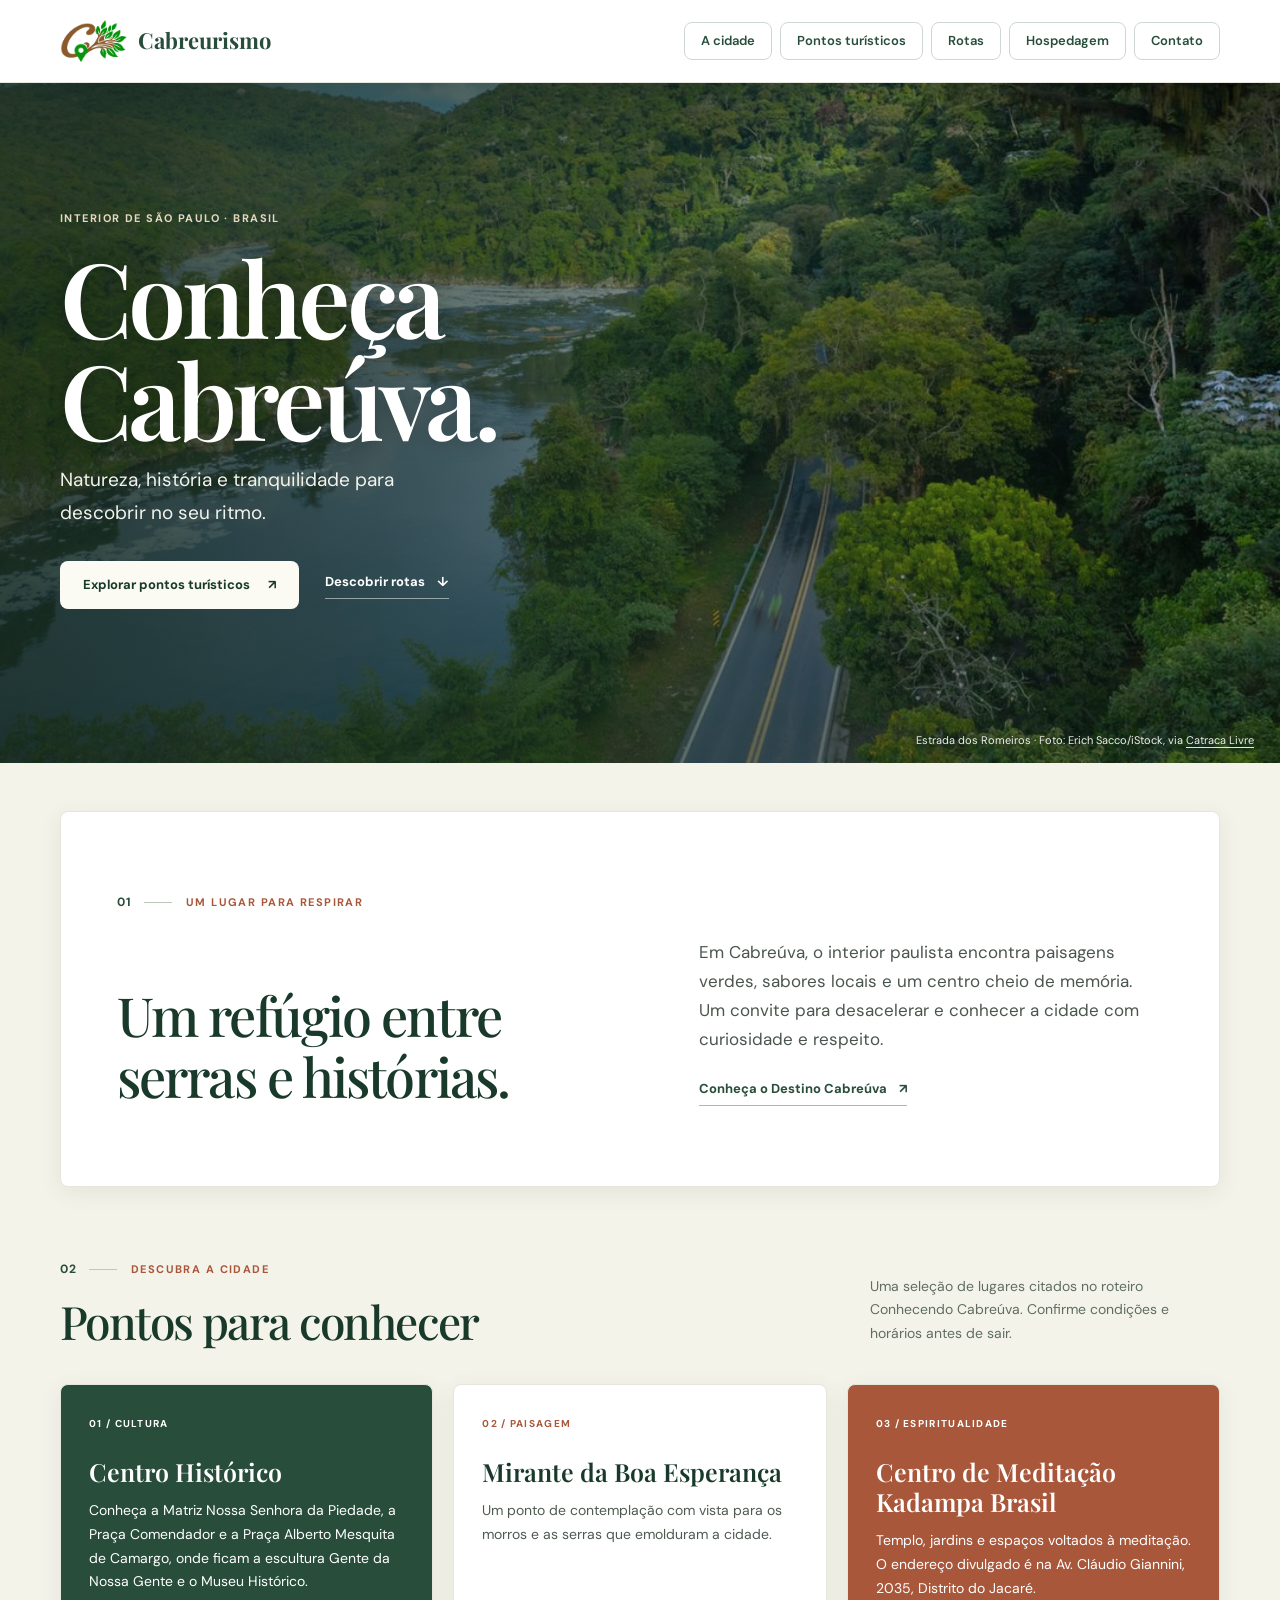
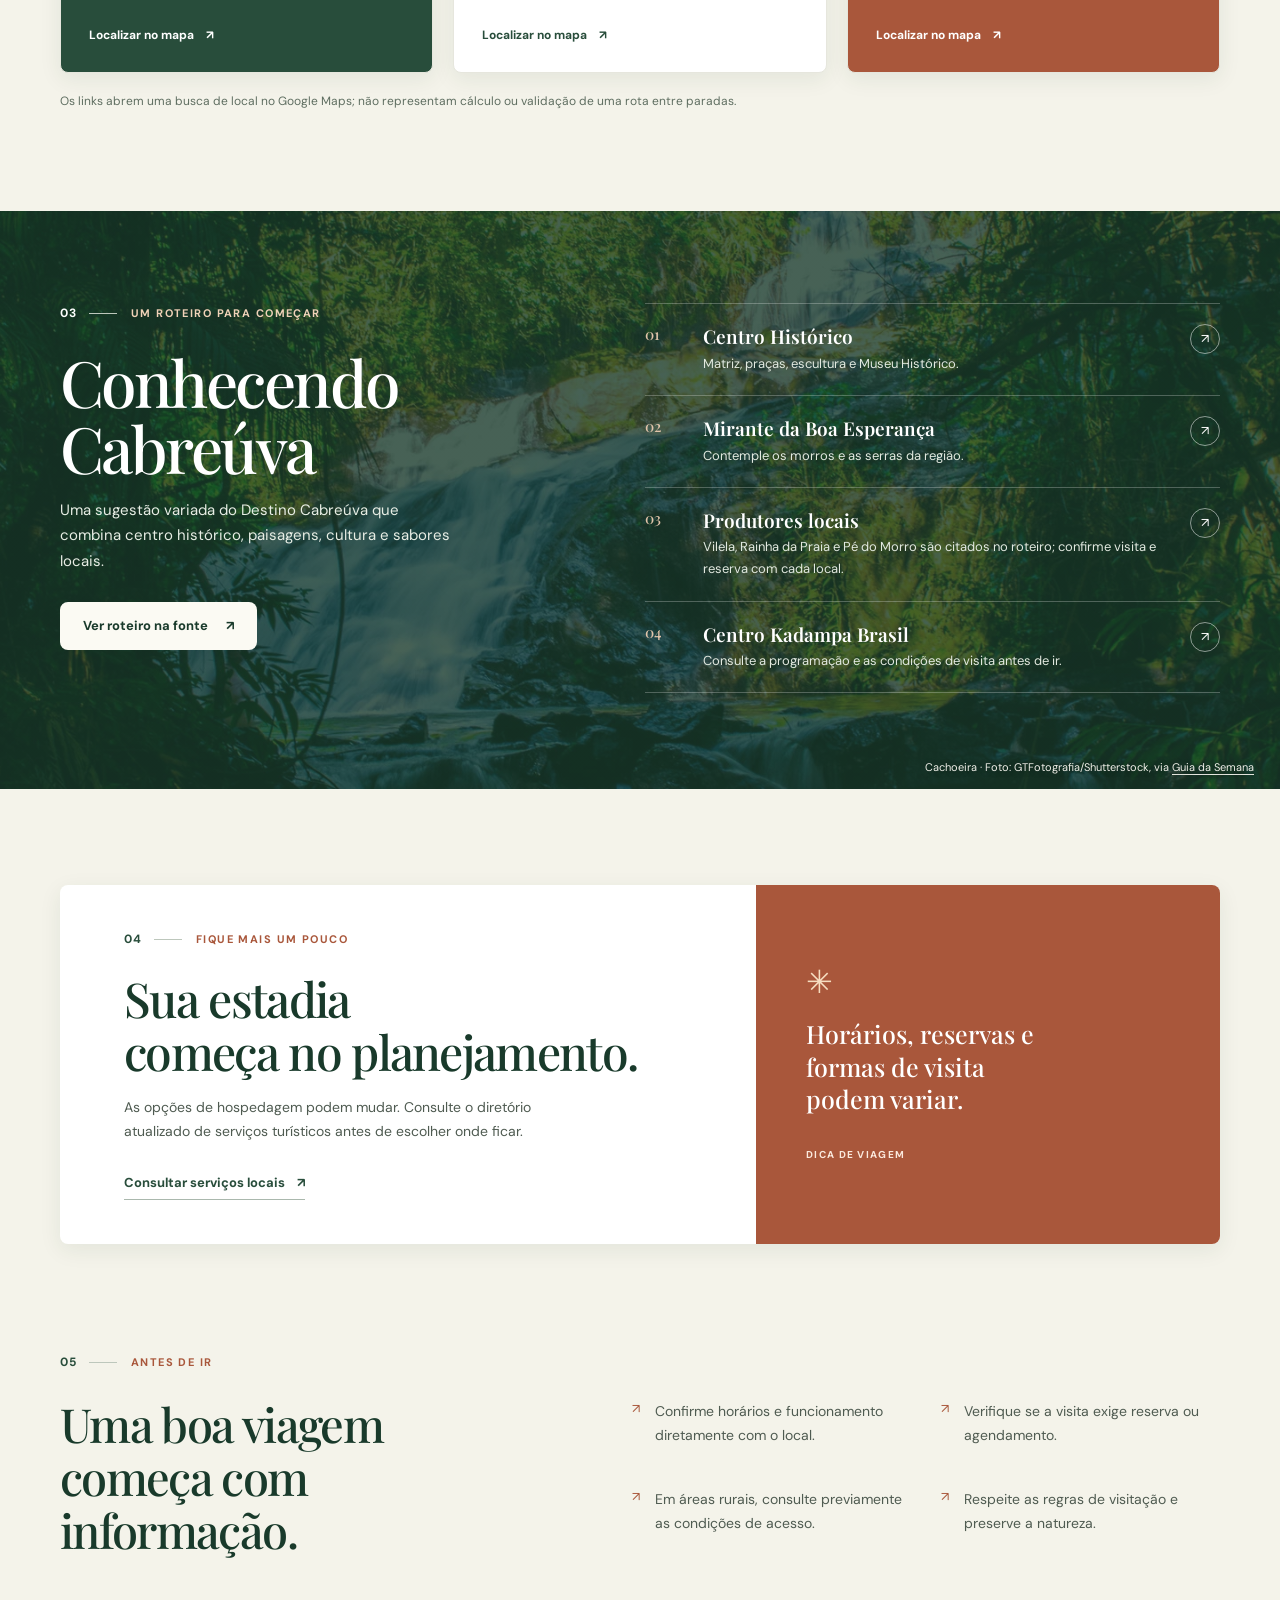
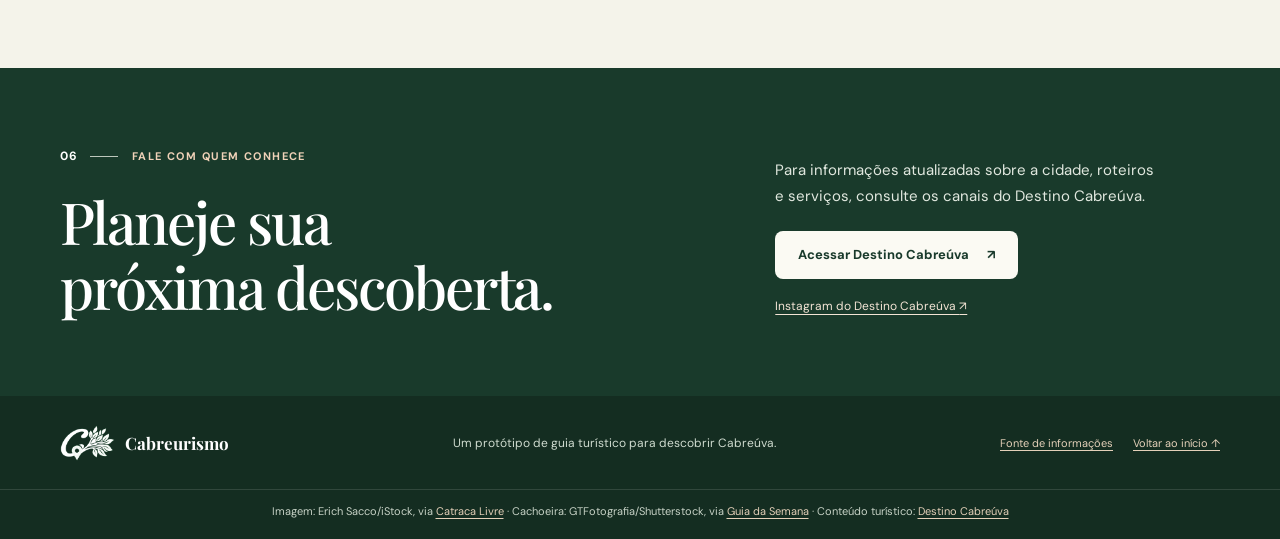
<file: index.html>
<!doctype html>
<html lang="pt-BR">
  <head>
    <meta charset="utf-8">
    <meta name="viewport" content="width=device-width, initial-scale=1">
    <meta name="theme-color" content="#284d3b">
    <meta name="description" content="Descubra pontos turísticos, paisagens e roteiros para conhecer Cabreúva, no interior de São Paulo.">
    <meta property="og:type" content="website">
    <meta property="og:title" content="Cabreurismo — conheça Cabreúva">
    <meta property="og:description" content="Um guia simples para explorar a natureza, a cultura e os roteiros de Cabreúva.">
    <title>Cabreúrismo — conheça Cabreúva</title>
    <link href="https://cdn.jsdelivr.net/npm/bootstrap@5.3.3/dist/css/bootstrap.min.css" rel="stylesheet">
    <link rel="stylesheet" href="style.css">
  </head>
  <body>
    <a class="skip-link" href="#conteudo">Pular para o conteúdo</a>

    <header class="site-header" id="inicio">
  <div class="header-inner">
    <a class="brand" href="#inicio" aria-label="Cabreurismo — início">
      <img class="brand-logo" src="images/logocabreurismo.png" alt="">
      <span>Cabreurismo</span>
    </a>

    <nav class="main-nav" aria-label="Navegação principal">
      <a class="btn btn-forest" href="#cidade">A cidade</a>
      <a class="btn btn-forest" href="#atrativos">Pontos turísticos</a>
      <a class="btn btn-forest" href="#roteiros">Rotas</a>
      <a class="btn btn-forest" href="#hospedagem">Hospedagem</a>
      <a class="btn btn-forest" href="#contato">Contato</a>
    </nav>
  </div>
</header>

    <main id="conteudo">
      <section class="hero" aria-labelledby="hero-title">
        <img class="hero-image" src="images/estrada-dos-romeiros-cabreuva.jpg.jpeg" alt="Vista aérea da Estrada dos Romeiros atravessando uma paisagem verde de Cabreúva" fetchpriority="high">
        <div class="hero-shade" aria-hidden="true"></div>
        <div class="hero-copy">
          <p class="eyebrow eyebrow-light">Interior de São Paulo · Brasil</p>
          <h1 id="hero-title">Conheça<br>Cabreúva.</h1>
          <p class="hero-description">Natureza, história e tranquilidade para descobrir no seu ritmo.</p>
          <div class="hero-actions">
            <a class="button button-light" href="#atrativos">Explorar pontos turísticos <span aria-hidden="true">↗</span></a>
            <a class="text-link text-link-light" href="#roteiros">Descobrir rotas <span aria-hidden="true">↓</span></a>
          </div>
        </div>
        <p class="photo-credit">Estrada dos Romeiros · Foto: Erich Sacco/iStock, via <a href="https://catracalivre.com.br/viagem-livre/cidade-no-interior-de-sp-se-destaca-por-suas-belezas-naturais-tranquilidade-e-bom-custo-de-vida/" target="_blank" rel="noreferrer">Catraca Livre</a></p>
      </section>

      <section class="intro section-wrap" id="cidade" aria-labelledby="city-title">
        <div class="section-kicker"><span>01</span><span>Um lugar para respirar</span></div>
        <div class="intro-grid">
          <h2 id="city-title">Um refúgio entre<br>serras e histórias.</h2>
          <div class="intro-copy">
            <p>Em Cabreúva, o interior paulista encontra paisagens verdes, sabores locais e um centro cheio de memória. Um convite para desacelerar e conhecer a cidade com curiosidade e respeito.</p>
            <a class="text-link" href="https://destinocabreuva.com/" target="_blank" rel="noreferrer">Conheça o Destino Cabreúva <span aria-hidden="true">↗</span></a>
          </div>
        </div>
      </section>

      <section class="attractions section-wrap" id="atrativos" aria-labelledby="attractions-title">
        <div class="section-heading">
          <div>
            <div class="section-kicker"><span>02</span><span>Descubra a cidade</span></div>
            <h2 id="attractions-title">Pontos para conhecer</h2>
          </div>
          <p>Uma seleção de lugares citados no roteiro Conhecendo Cabreúva. Confirme condições e horários antes de sair.</p>
        </div>

        <div class="attraction-grid">
          <article class="place-card place-card-featured">
            <span class="place-number">01 / CULTURA</span>
            <h3>Centro Histórico</h3>
            <p>Conheça a Matriz Nossa Senhora da Piedade, a Praça Comendador e a Praça Alberto Mesquita de Camargo, onde ficam a escultura Gente da Nossa Gente e o Museu Histórico.</p>
            <a class="card-link" href="https://www.google.com/maps/search/?api=1&query=Centro+Hist%C3%B3rico+de+Cabre%C3%BAva+SP" target="_blank" rel="noreferrer">Localizar no mapa <span aria-hidden="true">↗</span></a>
          </article>
          <article class="place-card place-card-sage">
            <span class="place-number">02 / PAISAGEM</span>
            <h3>Mirante da Boa Esperança</h3>
            <p>Um ponto de contemplação com vista para os morros e as serras que emolduram a cidade.</p>
            <a class="card-link" href="https://www.google.com/maps/search/?api=1&query=Mirante+da+Boa+Esperan%C3%A7a+Cabre%C3%BAva+SP" target="_blank" rel="noreferrer">Localizar no mapa <span aria-hidden="true">↗</span></a>
          </article>
          <article class="place-card place-card-clay">
            <span class="place-number">03 / ESPIRITUALIDADE</span>
            <h3>Centro de Meditação Kadampa Brasil</h3>
            <p>Templo, jardins e espaços voltados à meditação. O endereço divulgado é na Av. Cláudio Giannini, 2035, Distrito do Jacaré.</p>
            <a class="card-link" href="https://www.google.com/maps/search/?api=1&query=Centro+de+Medita%C3%A7%C3%A3o+Kadampa+Brasil+Cabre%C3%BAva" target="_blank" rel="noreferrer">Localizar no mapa <span aria-hidden="true">↗</span></a>
          </article>
        </div>
        <p class="section-note">Os links abrem uma busca de local no Google Maps; não representam cálculo ou validação de uma rota entre paradas.</p>
      </section>

      <section class="route-section" id="roteiros" aria-labelledby="route-title">
        <div class="section-wrap route-wrap">
          <div class="route-heading">
            <div class="section-kicker section-kicker-light"><span>03</span><span>Um roteiro para começar</span></div>
            <h2 id="route-title">Conhecendo<br>Cabreúva</h2>
            <p>Uma sugestão variada do Destino Cabreúva que combina centro histórico, paisagens, cultura e sabores locais.</p>
            <a class="button button-light" href="https://destinocabreuva.com/roteiro-conhecendo-cabreuva/" target="_blank" rel="noreferrer">Ver roteiro na fonte <span aria-hidden="true">↗</span></a>
          </div>
          <ol class="route-stops">
            <li><span class="stop-index">01</span><div><h3>Centro Histórico</h3><p>Matriz, praças, escultura e Museu Histórico.</p></div><a href="https://www.google.com/maps/search/?api=1&query=Centro+Hist%C3%B3rico+de+Cabre%C3%BAva+SP" target="_blank" rel="noreferrer" aria-label="Localizar Centro Histórico de Cabreúva no Google Maps">↗</a></li>
            <li><span class="stop-index">02</span><div><h3>Mirante da Boa Esperança</h3><p>Contemple os morros e as serras da região.</p></div><a href="https://www.google.com/maps/search/?api=1&query=Mirante+da+Boa+Esperan%C3%A7a+Cabre%C3%BAva+SP" target="_blank" rel="noreferrer" aria-label="Localizar Mirante da Boa Esperança no Google Maps">↗</a></li>
            <li><span class="stop-index">03</span><div><h3>Produtores locais</h3><p>Vilela, Rainha da Praia e Pé do Morro são citados no roteiro; confirme visita e reserva com cada local.</p></div><a href="https://destinocabreuva.com/roteiro-conhecendo-cabreuva/" target="_blank" rel="noreferrer" aria-label="Consultar informações dos produtores locais no roteiro original">↗</a></li>
            <li><span class="stop-index">04</span><div><h3>Centro Kadampa Brasil</h3><p>Consulte a programação e as condições de visita antes de ir.</p></div><a href="https://www.google.com/maps/search/?api=1&query=Centro+de+Medita%C3%A7%C3%A3o+Kadampa+Brasil+Cabre%C3%BAva" target="_blank" rel="noreferrer" aria-label="Localizar Centro de Meditação Kadampa Brasil no Google Maps">↗</a></li>
          </ol>
         </div>
       <p class="photo-credit">Cachoeira · Foto: GTFotografia/Shutterstock, via <a href="https://www.guiadasemana.com.br/viagens-nacionais/galeria/cabreuva-80-km-sao-paulo-destino-bate-e-volta" target="_blank" rel="noreferrer">Guia da Semana</a></p>
      </section>

      <section class="stay section-wrap" id="hospedagem" aria-labelledby="stay-title">
        <div class="stay-card">
          <div class="stay-copy">
            <div class="section-kicker"><span>04</span><span>Fique mais um pouco</span></div>
            <h2 id="stay-title">Sua estadia<br>começa no planejamento.</h2>
            <p>As opções de hospedagem podem mudar. Consulte o diretório atualizado de serviços turísticos antes de escolher onde ficar.</p>
            <a class="text-link" href="https://destinocabreuva.com/servicos-2/" target="_blank" rel="noreferrer">Consultar serviços locais <span aria-hidden="true">↗</span></a>
          </div>
          <div class="stay-aside" aria-label="Lembrete para planejar a hospedagem">
            <span class="stay-symbol" aria-hidden="true">✳</span>
            <p>Horários, reservas e formas de visita podem variar.</p>
            <span class="stay-caption">DICA DE VIAGEM</span>
          </div>
        </div>
      </section>

      <section class="visit-tips section-wrap" aria-labelledby="tips-title">
        <div class="section-kicker"><span>05</span><span>Antes de ir</span></div>
        <div class="tips-grid">
          <h2 id="tips-title">Uma boa viagem começa com informação.</h2>
          <ul>
            <li>Confirme horários e funcionamento diretamente com o local.</li>
            <li>Verifique se a visita exige reserva ou agendamento.</li>
            <li>Em áreas rurais, consulte previamente as condições de acesso.</li>
            <li>Respeite as regras de visitação e preserve a natureza.</li>
          </ul>
        </div>
      </section>

      <section class="contact-section" id="contato" aria-labelledby="contact-title">
        <div class="section-wrap contact-inner">
          <div>
            <div class="section-kicker section-kicker-light"><span>06</span><span>Fale com quem conhece</span></div>
            <h2 id="contact-title">Planeje sua<br>próxima descoberta.</h2>
          </div>
          <div class="contact-copy">
            <p>Para informações atualizadas sobre a cidade, roteiros e serviços, consulte os canais do Destino Cabreúva.</p>
            <a class="button button-light" href="https://destinocabreuva.com/" target="_blank" rel="noreferrer">Acessar Destino Cabreúva <span aria-hidden="true">↗</span></a>
            <a class="contact-social" href="https://instagram.com/destinocabreuva" target="_blank" rel="noreferrer">Instagram do Destino Cabreúva <span aria-hidden="true">↗</span></a>
          </div>
        </div>
      </section>
    </main>

    <footer class="site-footer">
      <div class="footer-inner">
        <a class="brand brand-footer" href="#inicio"><img class="brand-logo" src="images/logorodape.png" alt=""><span>Cabreurismo</span></a>
        <p>Um protótipo de guia turístico para descobrir Cabreúva.</p>
        <div class="footer-links"><a href="https://destinocabreuva.com/" target="_blank" rel="noreferrer">Fonte de informações</a><a href="#inicio">Voltar ao início ↑</a></div>
      </div>
      <p class="footer-credit">Imagem: Erich Sacco/iStock, via <a href="https://catracalivre.com.br/viagem-livre/cidade-no-interior-de-sp-se-destaca-por-suas-belezas-naturais-tranquilidade-e-bom-custo-de-vida/" target="_blank" rel="noreferrer">Catraca Livre</a> · Cachoeira: GTFotografia/Shutterstock, via <a href="https://www.guiadasemana.com.br/viagens-nacionais/galeria/cabreuva-80-km-sao-paulo-destino-bate-e-volta" target="_blank" rel="noreferrer">Guia da Semana</a> · Conteúdo turístico: <a href="https://destinocabreuva.com/" target="_blank" rel="noreferrer">Destino Cabreúva</a></p>
    </footer>
  </body>
</html>
</file>
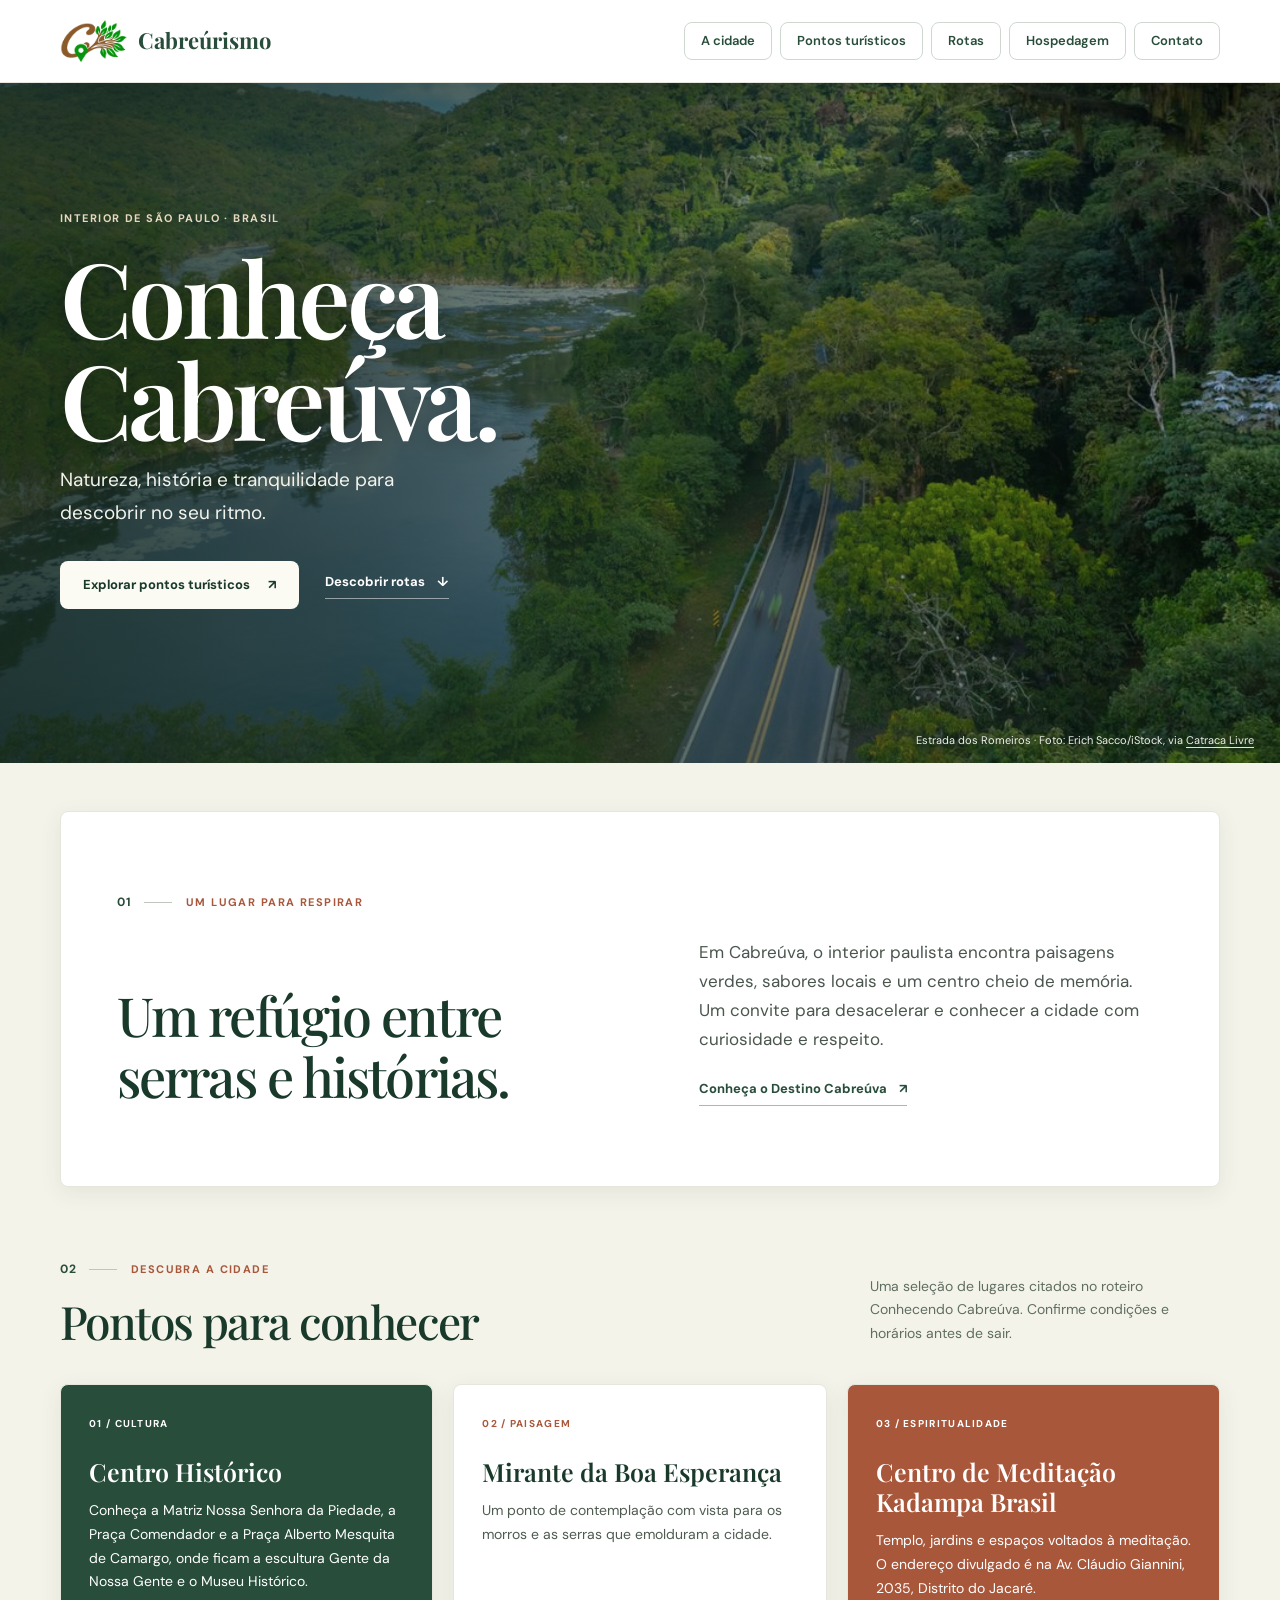
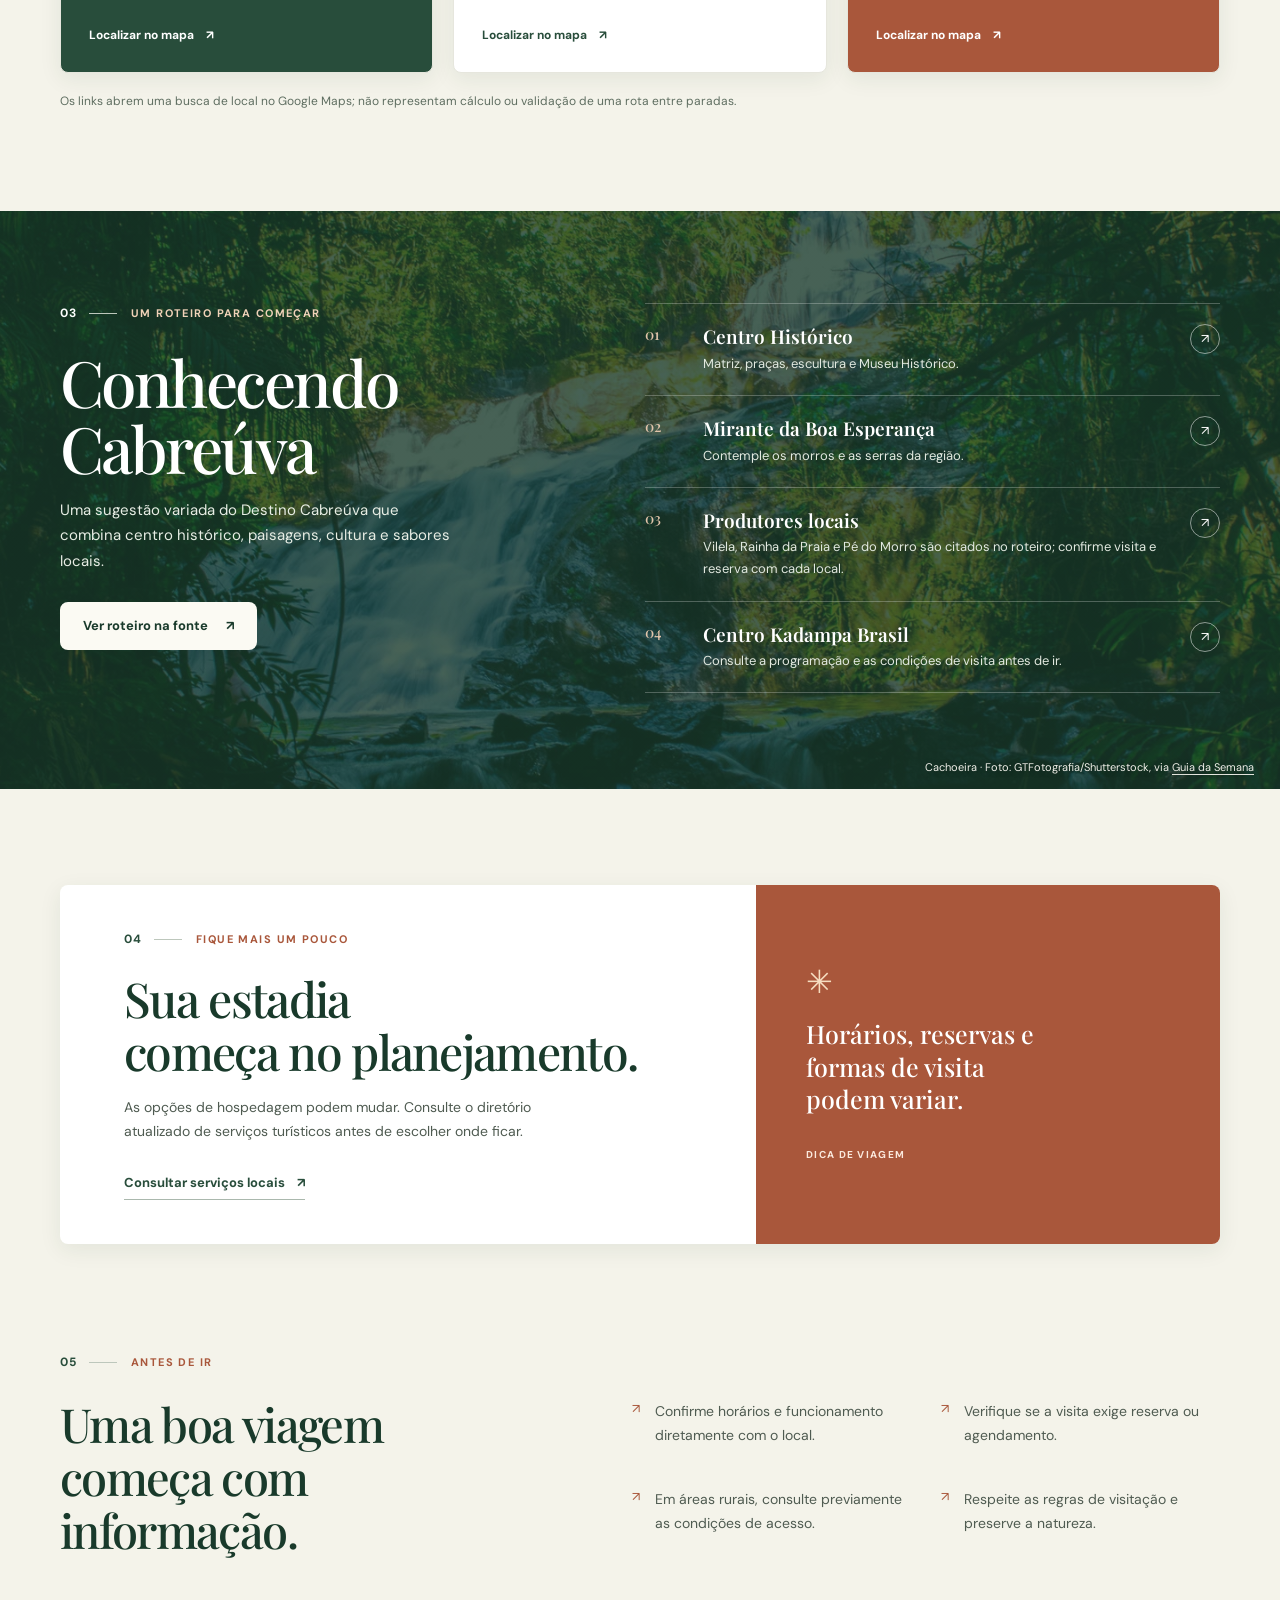
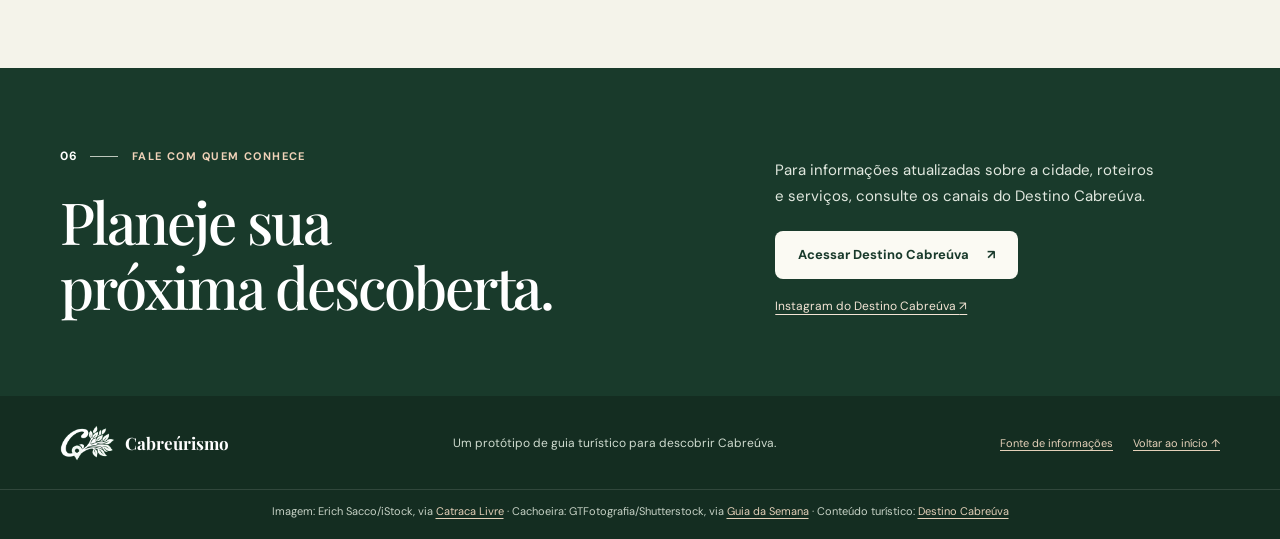
<file: index (2).html>
<!doctype html>
<html lang="pt-BR">
  <head>
    <meta charset="utf-8">
    <meta name="viewport" content="width=device-width, initial-scale=1">
    <meta name="theme-color" content="#284d3b">
    <meta name="description" content="Descubra pontos turísticos, paisagens e roteiros para conhecer Cabreúva, no interior de São Paulo.">
    <meta property="og:type" content="website">
    <meta property="og:title" content="Cabreurismo — conheça Cabreúva">
    <meta property="og:description" content="Um guia simples para explorar a natureza, a cultura e os roteiros de Cabreúva.">
    <title>Cabreúrismo — conheça Cabreúva</title>
    <link href="https://cdn.jsdelivr.net/npm/bootstrap@5.3.3/dist/css/bootstrap.min.css" rel="stylesheet">
    <link rel="stylesheet" href="style (1).css">
  </head>
  <body>
    <a class="skip-link" href="#conteudo">Pular para o conteúdo</a>

    <header class="site-header" id="inicio">
  <div class="header-inner">
    <a class="brand" href="#inicio" aria-label="Cabreurismo — início">
      <img class="brand-logo" src="images/logocabreurismo.png" alt="">
      <span>Cabreúrismo</span>
    </a>

    <nav class="main-nav" aria-label="Navegação principal">
      <a class="btn btn-forest" href="#cidade">A cidade</a>
      <a class="btn btn-forest" href="#atrativos">Pontos turísticos</a>
      <a class="btn btn-forest" href="#roteiros">Rotas</a>
      <a class="btn btn-forest" href="#hospedagem">Hospedagem</a>
      <a class="btn btn-forest" href="#contato">Contato</a>
    </nav>
  </div>
</header>

    <main id="conteudo">
      <section class="hero" aria-labelledby="hero-title">
        <img class="hero-image" src="images/estrada-dos-romeiros-cabreuva.jpg.jpeg" alt="Vista aérea da Estrada dos Romeiros atravessando uma paisagem verde de Cabreúva" fetchpriority="high">
        <div class="hero-shade" aria-hidden="true"></div>
        <div class="hero-copy">
          <p class="eyebrow eyebrow-light">Interior de São Paulo · Brasil</p>
          <h1 id="hero-title">Conheça<br>Cabreúva.</h1>
          <p class="hero-description">Natureza, história e tranquilidade para descobrir no seu ritmo.</p>
          <div class="hero-actions">
            <a class="button button-light" href="#atrativos">Explorar pontos turísticos <span aria-hidden="true">↗</span></a>
            <a class="text-link text-link-light" href="#roteiros">Descobrir rotas <span aria-hidden="true">↓</span></a>
          </div>
        </div>
        <p class="photo-credit">Estrada dos Romeiros · Foto: Erich Sacco/iStock, via <a href="https://catracalivre.com.br/viagem-livre/cidade-no-interior-de-sp-se-destaca-por-suas-belezas-naturais-tranquilidade-e-bom-custo-de-vida/" target="_blank" rel="noreferrer">Catraca Livre</a></p>
      </section>

      <section class="intro section-wrap" id="cidade" aria-labelledby="city-title">
        <div class="section-kicker"><span>01</span><span>Um lugar para respirar</span></div>
        <div class="intro-grid">
          <h2 id="city-title">Um refúgio entre<br>serras e histórias.</h2>
          <div class="intro-copy">
            <p>Em Cabreúva, o interior paulista encontra paisagens verdes, sabores locais e um centro cheio de memória. Um convite para desacelerar e conhecer a cidade com curiosidade e respeito.</p>
            <a class="text-link" href="https://destinocabreuva.com/" target="_blank" rel="noreferrer">Conheça o Destino Cabreúva <span aria-hidden="true">↗</span></a>
          </div>
        </div>
      </section>

      <section class="attractions section-wrap" id="atrativos" aria-labelledby="attractions-title">
        <div class="section-heading">
          <div>
            <div class="section-kicker"><span>02</span><span>Descubra a cidade</span></div>
            <h2 id="attractions-title">Pontos para conhecer</h2>
          </div>
          <p>Uma seleção de lugares citados no roteiro Conhecendo Cabreúva. Confirme condições e horários antes de sair.</p>
        </div>

        <div class="attraction-grid">
          <article class="place-card place-card-featured">
            <span class="place-number">01 / CULTURA</span>
            <h3>Centro Histórico</h3>
            <p>Conheça a Matriz Nossa Senhora da Piedade, a Praça Comendador e a Praça Alberto Mesquita de Camargo, onde ficam a escultura Gente da Nossa Gente e o Museu Histórico.</p>
            <a class="card-link" href="https://www.google.com/maps/search/?api=1&query=Centro+Hist%C3%B3rico+de+Cabre%C3%BAva+SP" target="_blank" rel="noreferrer">Localizar no mapa <span aria-hidden="true">↗</span></a>
          </article>
          <article class="place-card place-card-sage">
            <span class="place-number">02 / PAISAGEM</span>
            <h3>Mirante da Boa Esperança</h3>
            <p>Um ponto de contemplação com vista para os morros e as serras que emolduram a cidade.</p>
            <a class="card-link" href="https://www.google.com/maps/search/?api=1&query=Mirante+da+Boa+Esperan%C3%A7a+Cabre%C3%BAva+SP" target="_blank" rel="noreferrer">Localizar no mapa <span aria-hidden="true">↗</span></a>
          </article>
          <article class="place-card place-card-clay">
            <span class="place-number">03 / ESPIRITUALIDADE</span>
            <h3>Centro de Meditação Kadampa Brasil</h3>
            <p>Templo, jardins e espaços voltados à meditação. O endereço divulgado é na Av. Cláudio Giannini, 2035, Distrito do Jacaré.</p>
            <a class="card-link" href="https://www.google.com/maps/search/?api=1&query=Centro+de+Medita%C3%A7%C3%A3o+Kadampa+Brasil+Cabre%C3%BAva" target="_blank" rel="noreferrer">Localizar no mapa <span aria-hidden="true">↗</span></a>
          </article>
        </div>
        <p class="section-note">Os links abrem uma busca de local no Google Maps; não representam cálculo ou validação de uma rota entre paradas.</p>
      </section>

      <section class="route-section" id="roteiros" aria-labelledby="route-title">
        <div class="section-wrap route-wrap">
          <div class="route-heading">
            <div class="section-kicker section-kicker-light"><span>03</span><span>Um roteiro para começar</span></div>
            <h2 id="route-title">Conhecendo<br>Cabreúva</h2>
            <p>Uma sugestão variada do Destino Cabreúva que combina centro histórico, paisagens, cultura e sabores locais.</p>
            <a class="button button-light" href="https://destinocabreuva.com/roteiro-conhecendo-cabreuva/" target="_blank" rel="noreferrer">Ver roteiro na fonte <span aria-hidden="true">↗</span></a>
          </div>
          <ol class="route-stops">
            <li><span class="stop-index">01</span><div><h3>Centro Histórico</h3><p>Matriz, praças, escultura e Museu Histórico.</p></div><a href="https://www.google.com/maps/search/?api=1&query=Centro+Hist%C3%B3rico+de+Cabre%C3%BAva+SP" target="_blank" rel="noreferrer" aria-label="Localizar Centro Histórico de Cabreúva no Google Maps">↗</a></li>
            <li><span class="stop-index">02</span><div><h3>Mirante da Boa Esperança</h3><p>Contemple os morros e as serras da região.</p></div><a href="https://www.google.com/maps/search/?api=1&query=Mirante+da+Boa+Esperan%C3%A7a+Cabre%C3%BAva+SP" target="_blank" rel="noreferrer" aria-label="Localizar Mirante da Boa Esperança no Google Maps">↗</a></li>
            <li><span class="stop-index">03</span><div><h3>Produtores locais</h3><p>Vilela, Rainha da Praia e Pé do Morro são citados no roteiro; confirme visita e reserva com cada local.</p></div><a href="https://destinocabreuva.com/roteiro-conhecendo-cabreuva/" target="_blank" rel="noreferrer" aria-label="Consultar informações dos produtores locais no roteiro original">↗</a></li>
            <li><span class="stop-index">04</span><div><h3>Centro Kadampa Brasil</h3><p>Consulte a programação e as condições de visita antes de ir.</p></div><a href="https://www.google.com/maps/search/?api=1&query=Centro+de+Medita%C3%A7%C3%A3o+Kadampa+Brasil+Cabre%C3%BAva" target="_blank" rel="noreferrer" aria-label="Localizar Centro de Meditação Kadampa Brasil no Google Maps">↗</a></li>
          </ol>
         </div>
       <p class="photo-credit">Cachoeira · Foto: GTFotografia/Shutterstock, via <a href="https://www.guiadasemana.com.br/viagens-nacionais/galeria/cabreuva-80-km-sao-paulo-destino-bate-e-volta" target="_blank" rel="noreferrer">Guia da Semana</a></p>
      </section>

      <section class="stay section-wrap" id="hospedagem" aria-labelledby="stay-title">
        <div class="stay-card">
          <div class="stay-copy">
            <div class="section-kicker"><span>04</span><span>Fique mais um pouco</span></div>
            <h2 id="stay-title">Sua estadia<br>começa no planejamento.</h2>
            <p>As opções de hospedagem podem mudar. Consulte o diretório atualizado de serviços turísticos antes de escolher onde ficar.</p>
            <a class="text-link" href="https://destinocabreuva.com/servicos-2/" target="_blank" rel="noreferrer">Consultar serviços locais <span aria-hidden="true">↗</span></a>
          </div>
          <div class="stay-aside" aria-label="Lembrete para planejar a hospedagem">
            <span class="stay-symbol" aria-hidden="true">✳</span>
            <p>Horários, reservas e formas de visita podem variar.</p>
            <span class="stay-caption">DICA DE VIAGEM</span>
          </div>
        </div>
      </section>

      <section class="visit-tips section-wrap" aria-labelledby="tips-title">
        <div class="section-kicker"><span>05</span><span>Antes de ir</span></div>
        <div class="tips-grid">
          <h2 id="tips-title">Uma boa viagem começa com informação.</h2>
          <ul>
            <li>Confirme horários e funcionamento diretamente com o local.</li>
            <li>Verifique se a visita exige reserva ou agendamento.</li>
            <li>Em áreas rurais, consulte previamente as condições de acesso.</li>
            <li>Respeite as regras de visitação e preserve a natureza.</li>
          </ul>
        </div>
      </section>

      <section class="contact-section" id="contato" aria-labelledby="contact-title">
        <div class="section-wrap contact-inner">
          <div>
            <div class="section-kicker section-kicker-light"><span>06</span><span>Fale com quem conhece</span></div>
            <h2 id="contact-title">Planeje sua<br>próxima descoberta.</h2>
          </div>
          <div class="contact-copy">
            <p>Para informações atualizadas sobre a cidade, roteiros e serviços, consulte os canais do Destino Cabreúva.</p>
            <a class="button button-light" href="https://destinocabreuva.com/" target="_blank" rel="noreferrer">Acessar Destino Cabreúva <span aria-hidden="true">↗</span></a>
            <a class="contact-social" href="https://instagram.com/destinocabreuva" target="_blank" rel="noreferrer">Instagram do Destino Cabreúva <span aria-hidden="true">↗</span></a>
          </div>
        </div>
      </section>
    </main>

    <footer class="site-footer">
      <div class="footer-inner">
        <a class="brand brand-footer" href="#inicio"><img class="brand-logo" src="images/logorodape.png" alt=""><span>Cabreúrismo</span></a>
        <p>Um protótipo de guia turístico para descobrir Cabreúva.</p>
        <div class="footer-links"><a href="https://destinocabreuva.com/" target="_blank" rel="noreferrer">Fonte de informações</a><a href="#inicio">Voltar ao início ↑</a></div>
      </div>
      <p class="footer-credit">Imagem: Erich Sacco/iStock, via <a href="https://catracalivre.com.br/viagem-livre/cidade-no-interior-de-sp-se-destaca-por-suas-belezas-naturais-tranquilidade-e-bom-custo-de-vida/" target="_blank" rel="noreferrer">Catraca Livre</a> · Cachoeira: GTFotografia/Shutterstock, via <a href="https://www.guiadasemana.com.br/viagens-nacionais/galeria/cabreuva-80-km-sao-paulo-destino-bate-e-volta" target="_blank" rel="noreferrer">Guia da Semana</a> · Conteúdo turístico: <a href="https://destinocabreuva.com/" target="_blank" rel="noreferrer">Destino Cabreúva</a></p>
    </footer>
  </body>
</html>
</file>
<file: style.css>
@import url('https://fonts.googleapis.com/css2?family=DM+Sans:wght@400;500;600;700&family=Playfair+Display:wght@500;600;700&display=swap');

:root {
  color-scheme: light;
  --forest: #284d3b;
  --forest-deep: #193a2b;
  --leaf: #ffffff;
  --cream: #ffffff;
  --paper: #f4f3ea;
  --clay: #a9573b;
  --ink: #242c25;
  --muted: #5f6e61;
  --line: #e6e6dd;
  --serif: 'Playfair Display', Georgia, serif;
  --sans: 'DM Sans', Arial, sans-serif;
  --content: 1160px;
  --radius: 8px;
  --shadow: 0 6px 22px rgb(25 58 43 / 8%);
}

* { box-sizing: border-box; }
html { scroll-behavior: smooth; scroll-padding-top: 88px; }
body { margin: 0; color: var(--ink); background: var(--paper); font-family: var(--sans); line-height: 1.7; }
a { color: inherit; }
a:focus-visible { outline: 3px solid #d78b65; outline-offset: 4px; border-radius: 3px; }
::selection { color: white; background: #284d3b; }

.skip-link { position: absolute; z-index: 20; top: 8px; left: 8px; padding: 10px 14px; transform: translateY(-160%); color: white; background: var(--forest-deep); }
.skip-link:focus { transform: translateY(0); }
.site-header { position: sticky; top: 0; z-index: 5; background: #fff; border-bottom: 1px solid var(--line); box-shadow: 0 2px 14px rgb(25 58 43 / 8%); }
.header-inner, .section-wrap, .footer-inner { width: min(var(--content), calc(100% - 64px)); margin-inline: auto; }
.header-inner { min-height: 82px; display: flex; align-items: center; justify-content: space-between; gap: 36px; }
.brand { display: inline-flex; align-items: center; gap: 10px; color: var(--forest); text-decoration: none; font-family: var(--serif); font-size: 22px; font-weight: 700; white-space: nowrap; }
.brand-mark { display: grid; width: 35px; height: 35px; place-items: center; border: 1px solid var(--forest); border-radius: 50% 50% 50% 8px; font-family: var(--sans); font-size: 17px; font-weight: 600; }
.brand-logo { height: 44px; width: auto; }
.brand-footer .brand-logo { height: 36px; }
.main-nav { display: flex; align-items: center; justify-content: flex-end; gap: 8px; }

.hero { position: relative; display: flex; min-height: min(680px, 76vw); align-items: center; overflow: hidden; color: white; background: var(--forest-deep); isolation: isolate; }
.hero-image, .hero-shade { position: absolute; z-index: -1; inset: 0; width: 100%; height: 100%; }
.hero-image { object-fit: cover; object-position: center 50%; }
.hero-shade { background: linear-gradient(90deg, rgb(16 38 28 / 84%) 0%, rgb(23 48 36 / 62%) 42%, rgb(23 48 36 / 12%) 100%), linear-gradient(0deg, rgb(14 32 24 / 28%), transparent 38%); }
.hero-copy { width: min(var(--content), calc(100% - 64px)); margin: 28px auto 42px; padding-bottom: 14px; }
.eyebrow, .section-kicker, .place-number, .stay-caption { text-transform: uppercase; letter-spacing: .13em; font-size: 11px; font-weight: 700; }
.eyebrow-light { color: #e7d9bf; }
.hero h1 { margin: 17px 0 16px; font: 600 clamp(58px, 8.2vw, 104px)/.98 var(--serif); letter-spacing: -.045em; text-shadow: 0 2px 20px rgb(0 0 0 / 25%); }
.hero-description { max-width: 420px; margin: 0; color: #f2f3ed; font-size: 19px; }
.hero-actions { display: flex; align-items: center; gap: 26px; margin-top: 32px; }
.button { display: inline-flex; min-height: 48px; align-items: center; justify-content: center; gap: 18px; padding: 0 22px; border: 1px solid transparent; border-radius: var(--radius); font-size: 13px; font-weight: 700; text-decoration: none; transition: background .2s ease, color .2s ease, transform .2s ease; }
.button:hover { transform: translateY(-2px); }
.button-light { color: var(--forest-deep); background: #fbfaf3; }
.button-light:hover { background: #e5ebdf; }
.text-link { display: inline-flex; align-items: center; gap: 12px; color: #284d3b; font-size: 13px; font-weight: 700; text-decoration: none; border-bottom: 1px solid #aab8ad; padding-bottom: 5px; }
.text-link:hover, .card-link:hover { color: var(--clay); }
.text-link-light { color: white; border-color: rgb(255 255 255 / 50%); }
.photo-credit { position: absolute; right: 26px; bottom: 13px; margin: 0; color: #f0f0e9; font-size: 11px; text-shadow: 0 1px 5px #152a20; }
.photo-credit a { color: inherit; text-underline-offset: 3px; }

.intro { margin-top: 48px; padding: 80px 56px; background: #fff; border: 1px solid var(--line); border-radius: var(--radius); box-shadow: var(--shadow); }
.section-kicker { display: flex; align-items: center; gap: 14px; color: var(--clay); }
.section-kicker span:first-child { color: #284d3b; font-size: 12px; }
.section-kicker span:first-child::after { content: ''; display: inline-block; width: 28px; height: 1px; margin: 0 0 3px 11px; background: #bdc7bc; }
.intro-grid { display: grid; grid-template-columns: 1.04fr .96fr; align-items: end; gap: 80px; margin-top: 26px; }
h2, h3, p { overflow-wrap: break-word; }
.intro h2, .section-heading h2, .stay h2, .visit-tips h2, .contact-section h2 { margin: 0; font: 500 clamp(35px, 4.5vw, 54px)/1.12 var(--serif); letter-spacing: -.035em; color: var(--forest-deep); }
.contact-section h2 { color: #fff; }
.intro-copy p { max-width: 500px; margin: 0 0 20px; color: #4a564d; font-size: 17px; }

.attractions { padding-block: 72px 100px; }
.section-heading { display: flex; align-items: end; justify-content: space-between; gap: 48px; margin-bottom: 36px; }
.section-heading h2 { margin-top: 17px; font-size: clamp(34px, 4vw, 46px); }
.section-heading > p { max-width: 350px; margin: 0 0 2px; color: var(--muted); font-size: 14px; }
.attraction-grid { display: grid; grid-template-columns: repeat(3, minmax(0, 1fr)); gap: 20px; }
.place-card { display: flex; min-height: 285px; flex-direction: column; align-items: flex-start; padding: 30px 28px 26px; border: 1px solid #e6e6dd; border-radius: var(--radius); background: var(--cream); box-shadow: var(--shadow); transition: transform .2s, box-shadow .2s; }
.place-card:hover { transform: translateY(-4px); box-shadow: 0 12px 30px rgb(25 58 43 / 14%); }
.place-card-sage { background: #fff; }
.place-card-clay { background: #a9573b; }
.place-card-featured { background: #284d3b; }
.place-number { color: var(--clay); font-size: 10px; }
.place-card h3 { margin: 25px 0 12px; color: var(--forest-deep); font: 600 25px/1.2 var(--serif); }
.place-card p { margin: 0 0 25px; color: #4f5b51; font-size: 14px; }
.card-link { display: inline-flex; gap: 12px; align-items: center; margin-top: auto; color: var(--forest); font-size: 12px; font-weight: 700; text-decoration: none; }
.place-card-featured h3, .place-card-featured p, .place-card-featured span, .place-card-featured .card-link,
.place-card-clay h3, .place-card-clay p, .place-card-clay span, .place-card-clay .card-link { color: #fff; }
.place-card-featured .card-link:hover, .place-card-clay .card-link:hover { color: #f6ded0; }
.section-note { margin: 18px 0 0; color: var(--muted); font-size: 12px; }

.route-section { position: relative; color: white; background: linear-gradient(rgb(25 58 43 / 80%), rgb(25 58 43 / 80%)), url('images/56139_fazenda-guaxinduva.webp') center / cover; }
.route-wrap { display: grid; grid-template-columns: .9fr 1.1fr; gap: clamp(56px, 9vw, 120px); padding-block: 92px 96px; }
.section-kicker-light { color: #f0d2b8; }
.section-kicker-light span:first-child { color: #fff; }
.route-heading h2 { margin: 25px 0 16px; font: 500 clamp(42px, 5.2vw, 64px)/1.04 var(--serif); letter-spacing: -.04em; color: #fff; }
.route-heading > p { max-width: 390px; margin: 0 0 28px; color: #e8eee5; font-size: 15px; }
.route-stops { margin: 0; padding: 0; list-style: none; }
.route-stops li { display: grid; grid-template-columns: 42px 1fr 30px; gap: 16px; align-items: start; padding: 20px 0; border-bottom: 1px solid rgb(255 255 255 / 25%); }
.route-stops li:first-child { border-top: 1px solid rgb(255 255 255 / 25%); }
.stop-index { color: #e2c5ab; font: 500 15px var(--serif); }
.route-stops h3 { margin: 0 0 4px; font: 600 19px/1.3 var(--serif); }
.route-stops p { margin: 0; color: #e2e9e0; font-size: 13px; }
.route-stops li > a { display: grid; width: 30px; height: 30px; place-items: center; color: white; border: 1px solid rgb(255 255 255 / 50%); border-radius: 50%; text-decoration: none; font-size: 13px; transition: background .2s, color .2s; }
.route-stops li > a:hover { color: var(--forest-deep); background: white; }

.stay { padding-block: 96px; }
.stay-card { display: grid; grid-template-columns: 1.2fr .8fr; min-height: 310px; overflow: hidden; border-radius: var(--radius); background: var(--cream); box-shadow: var(--shadow); }
.stay-copy { padding: 44px clamp(26px, 5vw, 65px); }
.stay h2 { margin-top: 22px; font-size: clamp(32px, 4.2vw, 48px); }
.stay-copy > p { max-width: 470px; margin: 17px 0 24px; color: #4f5b51; font-size: 14px; }
.stay-aside { display: flex; flex-direction: column; justify-content: center; padding: 42px clamp(24px, 4vw, 50px); color: white; background: var(--clay); }
.stay-symbol { color: #f6ddc0; font-size: 32px; line-height: 1; }
.stay-aside p { max-width: 260px; margin: 20px 0 30px; font: 500 25px/1.3 var(--serif); }
.stay-caption { color: #fbe9dd; font-size: 10px; }

.visit-tips { padding-block: 12px 112px; }
.tips-grid { display: grid; grid-template-columns: .9fr 1.1fr; gap: 90px; margin-top: 26px; }
.visit-tips h2 { max-width: 430px; font-size: clamp(34px, 4vw, 47px); }
.tips-grid ul { display: grid; grid-template-columns: 1fr 1fr; gap: 18px 30px; margin: 0; padding: 0; list-style: none; }
.tips-grid li { position: relative; padding: 2px 0 0 23px; color: #4f5b51; font-size: 14px; }
.tips-grid li::before { content: '↗'; position: absolute; top: 0; left: 0; color: var(--clay); font-size: 13px; }

.contact-section { color: white; background: var(--forest-deep); }
.contact-inner { display: grid; grid-template-columns: 1fr .7fr; gap: 80px; padding-block: 78px; }
.contact-section h2 { margin-top: 22px; font-size: clamp(38px, 5vw, 58px); }
.contact-copy { align-self: end; padding-bottom: 2px; }
.contact-copy p { max-width: 390px; margin: 0 0 22px; color: #e1e8df; font-size: 15px; }
.contact-social { display: block; width: fit-content; margin-top: 17px; color: #f3e4d5; font-size: 12px; text-underline-offset: 4px; }
.site-footer { color: #e8eee5; background: #142d21; }
.footer-inner { display: flex; flex-wrap: wrap; align-items: center; justify-content: space-between; gap: 20px; min-height: 93px; }
.brand-footer { color: white; font-size: 17px; }
.brand-footer .brand-mark { width: 29px; height: 29px; border-color: #b2c8b4; font-size: 14px; }
.footer-inner > p { margin: 0; color: #cfdbcf; font-size: 12px; }
.footer-links { display: flex; gap: 20px; }
.footer-links a, .footer-credit a { color: #e4d0b9; font-size: 11px; text-underline-offset: 3px; }
.footer-credit { margin: 0; padding: 12px 24px 18px; border-top: 1px solid rgb(255 255 255 / 12%); color: #c7d2c6; text-align: center; font-size: 11px; }

@media (max-width: 820px) {
  .header-inner, .section-wrap, .footer-inner { width: min(100% - 42px, var(--content)); }
  .header-inner { min-height: 76px; flex-wrap: wrap; justify-content: center; gap: 8px 24px; padding-block: 13px; }
  .main-nav { justify-content: center; gap: 8px 10px; flex-wrap: wrap; }
  .hero-copy { width: min(100% - 42px, var(--content)); }
  .intro-grid { gap: 36px; }
  .section-heading { align-items: flex-start; flex-direction: column; gap: 15px; }
  .section-heading > p { max-width: 520px; }
  .attraction-grid { grid-template-columns: 1fr 1fr; }
  .place-card:last-child { grid-column: span 2; min-height: 230px; }
  .route-wrap { grid-template-columns: .85fr 1.15fr; gap: 42px; }
  .tips-grid { gap: 38px; }
  .contact-inner { gap: 40px; }
}

@media (max-width: 560px) {
  html { scroll-padding-top: 16px; }
  .header-inner, .section-wrap, .footer-inner { width: calc(100% - 36px); }
  .header-inner { justify-content: flex-start; gap: 13px; }
  .brand { font-size: 20px; }
  .main-nav { justify-content: flex-start; gap: 7px 8px; }
  .main-nav a { font-size: 12px; }
  .hero { min-height: 660px; min-height: min(660px, 150vw); align-items: center; }
  .hero-image { object-position: 56% center; }
  .hero-shade { background: linear-gradient(90deg, rgb(16 38 28 / 78%), rgb(16 38 28 / 24%)), linear-gradient(0deg, rgb(14 32 24 / 38%), transparent 65%); }
  .hero-copy { width: calc(100% - 36px); margin-top: 8px; }
  .hero h1 { font-size: clamp(58px, 17vw, 82px); }
  .hero-description { max-width: 310px; font-size: 16px; }
  .hero-actions { align-items: flex-start; flex-direction: column; gap: 17px; }
  .photo-credit { right: 12px; bottom: 9px; max-width: 90%; text-align: right; font-size: 10px; }
  .intro { margin-top: 24px; padding: 48px 20px; }
  .intro-grid { grid-template-columns: 1fr; gap: 20px; margin-top: 23px; }
  .intro h2, .section-heading h2, .stay h2, .visit-tips h2 { font-size: 37px; }
  .intro-copy p { font-size: 15px; }
  .attractions { padding-block: 48px 72px; }
  .attraction-grid { grid-template-columns: 1fr; gap: 14px; }
  .place-card, .place-card:last-child { grid-column: auto; min-height: 0; padding: 23px; }
  .place-card h3 { margin-top: 19px; }
  .route-wrap { grid-template-columns: 1fr; gap: 42px; padding-block: 70px; }
  .route-heading h2 { font-size: 53px; }
  .route-stops li { grid-template-columns: 34px 1fr 30px; gap: 11px; }
  .stay { padding-block: 68px; }
  .stay-card { grid-template-columns: 1fr; }
  .stay-copy { padding: 29px 23px 34px; }
  .stay-aside { min-height: 210px; padding: 27px 23px; }
  .stay-aside p { margin: 14px 0 20px; font-size: 22px; }
  .visit-tips { padding-block: 4px 76px; }
  .tips-grid { grid-template-columns: 1fr; gap: 21px; }
  .tips-grid ul { grid-template-columns: 1fr; gap: 13px; }
  .contact-inner { grid-template-columns: 1fr; gap: 26px; padding-block: 64px; }
  .contact-section h2 { font-size: 45px; }
  .footer-inner { align-items: flex-start; flex-direction: column; gap: 13px; padding-block: 24px; }
  .footer-links { flex-wrap: wrap; gap: 10px 18px; }
  .footer-credit { padding-inline: 18px; line-height: 1.7; }
}

@media (prefers-reduced-motion: reduce) {
  *, *::before, *::after { scroll-behavior: auto !important; transition-duration: .01ms !important; animation-duration: .01ms !important; animation-iteration-count: 1 !important; }
}

/* Botões do menu (Bootstrap) */
.btn-forest {
  --bs-btn-color: #284d3b;
  --bs-btn-border-color: #cfd8d0;
  --bs-btn-hover-color: #fff;
  --bs-btn-hover-bg: #284d3b;
  --bs-btn-hover-border-color: #284d3b;
  --bs-btn-active-color: #fff;
  --bs-btn-active-bg: #193a2b;
  --bs-btn-active-border-color: #193a2b;
  --bs-btn-border-radius: var(--radius);
}
.main-nav .btn { font-size: 13px; font-weight: 600; padding: 8px 16px; }
</file>
<file: style (1).css>
@import url('https://fonts.googleapis.com/css2?family=DM+Sans:wght@400;500;600;700&family=Playfair+Display:wght@500;600;700&display=swap');

:root {
  color-scheme: light;
  --forest: #284d3b;
  --forest-deep: #193a2b;
  --leaf: #ffffff;
  --cream: #ffffff;
  --paper: #f4f3ea;
  --clay: #a9573b;
  --ink: #242c25;
  --muted: #5f6e61;
  --line: #e6e6dd;
  --serif: 'Playfair Display', Georgia, serif;
  --sans: 'DM Sans', Arial, sans-serif;
  --content: 1160px;
  --radius: 8px;
  --shadow: 0 6px 22px rgb(25 58 43 / 8%);
}

* { box-sizing: border-box; }
html { scroll-behavior: smooth; scroll-padding-top: 88px; }
body { margin: 0; color: var(--ink); background: var(--paper); font-family: var(--sans); line-height: 1.7; }
a { color: inherit; }
a:focus-visible { outline: 3px solid #d78b65; outline-offset: 4px; border-radius: 3px; }
::selection { color: white; background: #284d3b; }

.skip-link { position: absolute; z-index: 20; top: 8px; left: 8px; padding: 10px 14px; transform: translateY(-160%); color: white; background: var(--forest-deep); }
.skip-link:focus { transform: translateY(0); }
.site-header { position: sticky; top: 0; z-index: 5; background: #fff; border-bottom: 1px solid var(--line); box-shadow: 0 2px 14px rgb(25 58 43 / 8%); }
.header-inner, .section-wrap, .footer-inner { width: min(var(--content), calc(100% - 64px)); margin-inline: auto; }
.header-inner { min-height: 82px; display: flex; align-items: center; justify-content: space-between; gap: 36px; }
.brand { display: inline-flex; align-items: center; gap: 10px; color: var(--forest); text-decoration: none; font-family: var(--serif); font-size: 22px; font-weight: 700; white-space: nowrap; }
.brand-mark { display: grid; width: 35px; height: 35px; place-items: center; border: 1px solid var(--forest); border-radius: 50% 50% 50% 8px; font-family: var(--sans); font-size: 17px; font-weight: 600; }
.brand-logo { height: 44px; width: auto; }
.brand-footer .brand-logo { height: 36px; }
.main-nav { display: flex; align-items: center; justify-content: flex-end; gap: 8px; }

.hero { position: relative; display: flex; min-height: min(680px, 76vw); align-items: center; overflow: hidden; color: white; background: var(--forest-deep); isolation: isolate; }
.hero-image, .hero-shade { position: absolute; z-index: -1; inset: 0; width: 100%; height: 100%; }
.hero-image { object-fit: cover; object-position: center 50%; }
.hero-shade { background: linear-gradient(90deg, rgb(16 38 28 / 84%) 0%, rgb(23 48 36 / 62%) 42%, rgb(23 48 36 / 12%) 100%), linear-gradient(0deg, rgb(14 32 24 / 28%), transparent 38%); }
.hero-copy { width: min(var(--content), calc(100% - 64px)); margin: 28px auto 42px; padding-bottom: 14px; }
.eyebrow, .section-kicker, .place-number, .stay-caption { text-transform: uppercase; letter-spacing: .13em; font-size: 11px; font-weight: 700; }
.eyebrow-light { color: #e7d9bf; }
.hero h1 { margin: 17px 0 16px; font: 600 clamp(58px, 8.2vw, 104px)/.98 var(--serif); letter-spacing: -.045em; text-shadow: 0 2px 20px rgb(0 0 0 / 25%); }
.hero-description { max-width: 420px; margin: 0; color: #f2f3ed; font-size: 19px; }
.hero-actions { display: flex; align-items: center; gap: 26px; margin-top: 32px; }
.button { display: inline-flex; min-height: 48px; align-items: center; justify-content: center; gap: 18px; padding: 0 22px; border: 1px solid transparent; border-radius: var(--radius); font-size: 13px; font-weight: 700; text-decoration: none; transition: background .2s ease, color .2s ease, transform .2s ease; }
.button:hover { transform: translateY(-2px); }
.button-light { color: var(--forest-deep); background: #fbfaf3; }
.button-light:hover { background: #e5ebdf; }
.text-link { display: inline-flex; align-items: center; gap: 12px; color: #284d3b; font-size: 13px; font-weight: 700; text-decoration: none; border-bottom: 1px solid #aab8ad; padding-bottom: 5px; }
.text-link:hover, .card-link:hover { color: var(--clay); }
.text-link-light { color: white; border-color: rgb(255 255 255 / 50%); }
.photo-credit { position: absolute; right: 26px; bottom: 13px; margin: 0; color: #f0f0e9; font-size: 11px; text-shadow: 0 1px 5px #152a20; }
.photo-credit a { color: inherit; text-underline-offset: 3px; }

.intro { margin-top: 48px; padding: 80px 56px; background: #fff; border: 1px solid var(--line); border-radius: var(--radius); box-shadow: var(--shadow); }
.section-kicker { display: flex; align-items: center; gap: 14px; color: var(--clay); }
.section-kicker span:first-child { color: #284d3b; font-size: 12px; }
.section-kicker span:first-child::after { content: ''; display: inline-block; width: 28px; height: 1px; margin: 0 0 3px 11px; background: #bdc7bc; }
.intro-grid { display: grid; grid-template-columns: 1.04fr .96fr; align-items: end; gap: 80px; margin-top: 26px; }
h2, h3, p { overflow-wrap: break-word; }
.intro h2, .section-heading h2, .stay h2, .visit-tips h2, .contact-section h2 { margin: 0; font: 500 clamp(35px, 4.5vw, 54px)/1.12 var(--serif); letter-spacing: -.035em; color: var(--forest-deep); }
.contact-section h2 { color: #fff; }
.intro-copy p { max-width: 500px; margin: 0 0 20px; color: #4a564d; font-size: 17px; }

.attractions { padding-block: 72px 100px; }
.section-heading { display: flex; align-items: end; justify-content: space-between; gap: 48px; margin-bottom: 36px; }
.section-heading h2 { margin-top: 17px; font-size: clamp(34px, 4vw, 46px); }
.section-heading > p { max-width: 350px; margin: 0 0 2px; color: var(--muted); font-size: 14px; }
.attraction-grid { display: grid; grid-template-columns: repeat(3, minmax(0, 1fr)); gap: 20px; }
.place-card { display: flex; min-height: 285px; flex-direction: column; align-items: flex-start; padding: 30px 28px 26px; border: 1px solid #e6e6dd; border-radius: var(--radius); background: var(--cream); box-shadow: var(--shadow); transition: transform .2s, box-shadow .2s; }
.place-card:hover { transform: translateY(-4px); box-shadow: 0 12px 30px rgb(25 58 43 / 14%); }
.place-card-sage { background: #fff; }
.place-card-clay { background: #a9573b; }
.place-card-featured { background: #284d3b; }
.place-number { color: var(--clay); font-size: 10px; }
.place-card h3 { margin: 25px 0 12px; color: var(--forest-deep); font: 600 25px/1.2 var(--serif); }
.place-card p { margin: 0 0 25px; color: #4f5b51; font-size: 14px; }
.card-link { display: inline-flex; gap: 12px; align-items: center; margin-top: auto; color: var(--forest); font-size: 12px; font-weight: 700; text-decoration: none; }
.place-card-featured h3, .place-card-featured p, .place-card-featured span, .place-card-featured .card-link,
.place-card-clay h3, .place-card-clay p, .place-card-clay span, .place-card-clay .card-link { color: #fff; }
.place-card-featured .card-link:hover, .place-card-clay .card-link:hover { color: #f6ded0; }
.section-note { margin: 18px 0 0; color: var(--muted); font-size: 12px; }

.route-section { position: relative; color: white; background: linear-gradient(rgb(25 58 43 / 80%), rgb(25 58 43 / 80%)), url('images/56139_fazenda-guaxinduva.webp') center / cover; }
.route-wrap { display: grid; grid-template-columns: .9fr 1.1fr; gap: clamp(56px, 9vw, 120px); padding-block: 92px 96px; }
.section-kicker-light { color: #f0d2b8; }
.section-kicker-light span:first-child { color: #fff; }
.route-heading h2 { margin: 25px 0 16px; font: 500 clamp(42px, 5.2vw, 64px)/1.04 var(--serif); letter-spacing: -.04em; color: #fff; }
.route-heading > p { max-width: 390px; margin: 0 0 28px; color: #e8eee5; font-size: 15px; }
.route-stops { margin: 0; padding: 0; list-style: none; }
.route-stops li { display: grid; grid-template-columns: 42px 1fr 30px; gap: 16px; align-items: start; padding: 20px 0; border-bottom: 1px solid rgb(255 255 255 / 25%); }
.route-stops li:first-child { border-top: 1px solid rgb(255 255 255 / 25%); }
.stop-index { color: #e2c5ab; font: 500 15px var(--serif); }
.route-stops h3 { margin: 0 0 4px; font: 600 19px/1.3 var(--serif); }
.route-stops p { margin: 0; color: #e2e9e0; font-size: 13px; }
.route-stops li > a { display: grid; width: 30px; height: 30px; place-items: center; color: white; border: 1px solid rgb(255 255 255 / 50%); border-radius: 50%; text-decoration: none; font-size: 13px; transition: background .2s, color .2s; }
.route-stops li > a:hover { color: var(--forest-deep); background: white; }

.stay { padding-block: 96px; }
.stay-card { display: grid; grid-template-columns: 1.2fr .8fr; min-height: 310px; overflow: hidden; border-radius: var(--radius); background: var(--cream); box-shadow: var(--shadow); }
.stay-copy { padding: 44px clamp(26px, 5vw, 65px); }
.stay h2 { margin-top: 22px; font-size: clamp(32px, 4.2vw, 48px); }
.stay-copy > p { max-width: 470px; margin: 17px 0 24px; color: #4f5b51; font-size: 14px; }
.stay-aside { display: flex; flex-direction: column; justify-content: center; padding: 42px clamp(24px, 4vw, 50px); color: white; background: var(--clay); }
.stay-symbol { color: #f6ddc0; font-size: 32px; line-height: 1; }
.stay-aside p { max-width: 260px; margin: 20px 0 30px; font: 500 25px/1.3 var(--serif); }
.stay-caption { color: #fbe9dd; font-size: 10px; }

.visit-tips { padding-block: 12px 112px; }
.tips-grid { display: grid; grid-template-columns: .9fr 1.1fr; gap: 90px; margin-top: 26px; }
.visit-tips h2 { max-width: 430px; font-size: clamp(34px, 4vw, 47px); }
.tips-grid ul { display: grid; grid-template-columns: 1fr 1fr; gap: 18px 30px; margin: 0; padding: 0; list-style: none; }
.tips-grid li { position: relative; padding: 2px 0 0 23px; color: #4f5b51; font-size: 14px; }
.tips-grid li::before { content: '↗'; position: absolute; top: 0; left: 0; color: var(--clay); font-size: 13px; }

.contact-section { color: white; background: var(--forest-deep); }
.contact-inner { display: grid; grid-template-columns: 1fr .7fr; gap: 80px; padding-block: 78px; }
.contact-section h2 { margin-top: 22px; font-size: clamp(38px, 5vw, 58px); }
.contact-copy { align-self: end; padding-bottom: 2px; }
.contact-copy p { max-width: 390px; margin: 0 0 22px; color: #e1e8df; font-size: 15px; }
.contact-social { display: block; width: fit-content; margin-top: 17px; color: #f3e4d5; font-size: 12px; text-underline-offset: 4px; }
.site-footer { color: #e8eee5; background: #142d21; }
.footer-inner { display: flex; flex-wrap: wrap; align-items: center; justify-content: space-between; gap: 20px; min-height: 93px; }
.brand-footer { color: white; font-size: 17px; }
.brand-footer .brand-mark { width: 29px; height: 29px; border-color: #b2c8b4; font-size: 14px; }
.footer-inner > p { margin: 0; color: #cfdbcf; font-size: 12px; }
.footer-links { display: flex; gap: 20px; }
.footer-links a, .footer-credit a { color: #e4d0b9; font-size: 11px; text-underline-offset: 3px; }
.footer-credit { margin: 0; padding: 12px 24px 18px; border-top: 1px solid rgb(255 255 255 / 12%); color: #c7d2c6; text-align: center; font-size: 11px; }

@media (max-width: 820px) {
  .header-inner, .section-wrap, .footer-inner { width: min(100% - 42px, var(--content)); }
  .header-inner { min-height: 76px; flex-wrap: wrap; justify-content: center; gap: 8px 24px; padding-block: 13px; }
  .main-nav { justify-content: center; gap: 8px 10px; flex-wrap: wrap; }
  .hero-copy { width: min(100% - 42px, var(--content)); }
  .intro-grid { gap: 36px; }
  .section-heading { align-items: flex-start; flex-direction: column; gap: 15px; }
  .section-heading > p { max-width: 520px; }
  .attraction-grid { grid-template-columns: 1fr 1fr; }
  .place-card:last-child { grid-column: span 2; min-height: 230px; }
  .route-wrap { grid-template-columns: .85fr 1.15fr; gap: 42px; }
  .tips-grid { gap: 38px; }
  .contact-inner { gap: 40px; }
}

@media (max-width: 560px) {
  html { scroll-padding-top: 16px; }
  .header-inner, .section-wrap, .footer-inner { width: calc(100% - 36px); }
  .header-inner { justify-content: flex-start; gap: 13px; }
  .brand { font-size: 20px; }
  .main-nav { justify-content: flex-start; gap: 7px 8px; }
  .main-nav a { font-size: 12px; }
  .hero { min-height: 660px; min-height: min(660px, 150vw); align-items: center; }
  .hero-image { object-position: 56% center; }
  .hero-shade { background: linear-gradient(90deg, rgb(16 38 28 / 78%), rgb(16 38 28 / 24%)), linear-gradient(0deg, rgb(14 32 24 / 38%), transparent 65%); }
  .hero-copy { width: calc(100% - 36px); margin-top: 8px; }
  .hero h1 { font-size: clamp(58px, 17vw, 82px); }
  .hero-description { max-width: 310px; font-size: 16px; }
  .hero-actions { align-items: flex-start; flex-direction: column; gap: 17px; }
  .photo-credit { right: 12px; bottom: 9px; max-width: 90%; text-align: right; font-size: 10px; }
  .intro { margin-top: 24px; padding: 48px 20px; }
  .intro-grid { grid-template-columns: 1fr; gap: 20px; margin-top: 23px; }
  .intro h2, .section-heading h2, .stay h2, .visit-tips h2 { font-size: 37px; }
  .intro-copy p { font-size: 15px; }
  .attractions { padding-block: 48px 72px; }
  .attraction-grid { grid-template-columns: 1fr; gap: 14px; }
  .place-card, .place-card:last-child { grid-column: auto; min-height: 0; padding: 23px; }
  .place-card h3 { margin-top: 19px; }
  .route-wrap { grid-template-columns: 1fr; gap: 42px; padding-block: 70px; }
  .route-heading h2 { font-size: 53px; }
  .route-stops li { grid-template-columns: 34px 1fr 30px; gap: 11px; }
  .stay { padding-block: 68px; }
  .stay-card { grid-template-columns: 1fr; }
  .stay-copy { padding: 29px 23px 34px; }
  .stay-aside { min-height: 210px; padding: 27px 23px; }
  .stay-aside p { margin: 14px 0 20px; font-size: 22px; }
  .visit-tips { padding-block: 4px 76px; }
  .tips-grid { grid-template-columns: 1fr; gap: 21px; }
  .tips-grid ul { grid-template-columns: 1fr; gap: 13px; }
  .contact-inner { grid-template-columns: 1fr; gap: 26px; padding-block: 64px; }
  .contact-section h2 { font-size: 45px; }
  .footer-inner { align-items: flex-start; flex-direction: column; gap: 13px; padding-block: 24px; }
  .footer-links { flex-wrap: wrap; gap: 10px 18px; }
  .footer-credit { padding-inline: 18px; line-height: 1.7; }
}

@media (prefers-reduced-motion: reduce) {
  *, *::before, *::after { scroll-behavior: auto !important; transition-duration: .01ms !important; animation-duration: .01ms !important; animation-iteration-count: 1 !important; }
}

/* Botões do menu (Bootstrap) */
.btn-forest {
  --bs-btn-color: #284d3b;
  --bs-btn-border-color: #cfd8d0;
  --bs-btn-hover-color: #fff;
  --bs-btn-hover-bg: #284d3b;
  --bs-btn-hover-border-color: #284d3b;
  --bs-btn-active-color: #fff;
  --bs-btn-active-bg: #193a2b;
  --bs-btn-active-border-color: #193a2b;
  --bs-btn-border-radius: var(--radius);
}
.main-nav .btn { font-size: 13px; font-weight: 600; padding: 8px 16px; }
</file>
